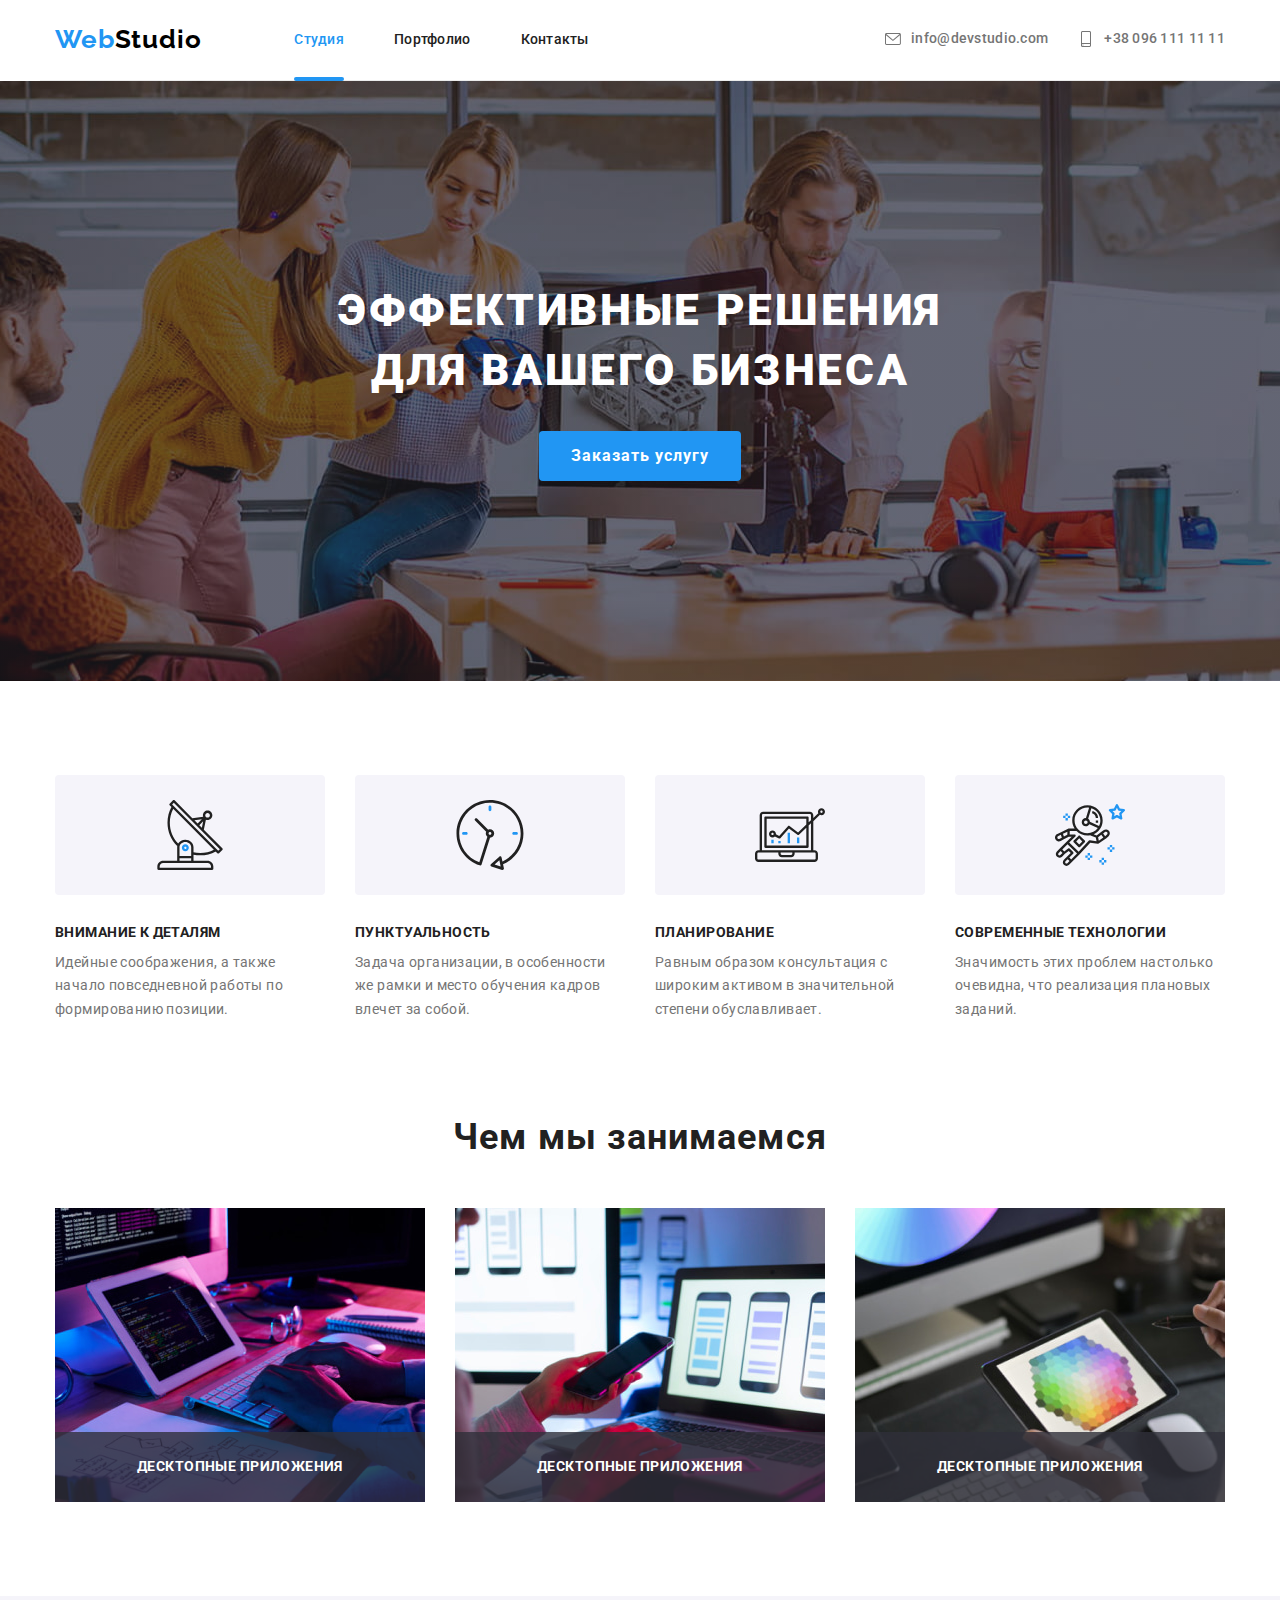
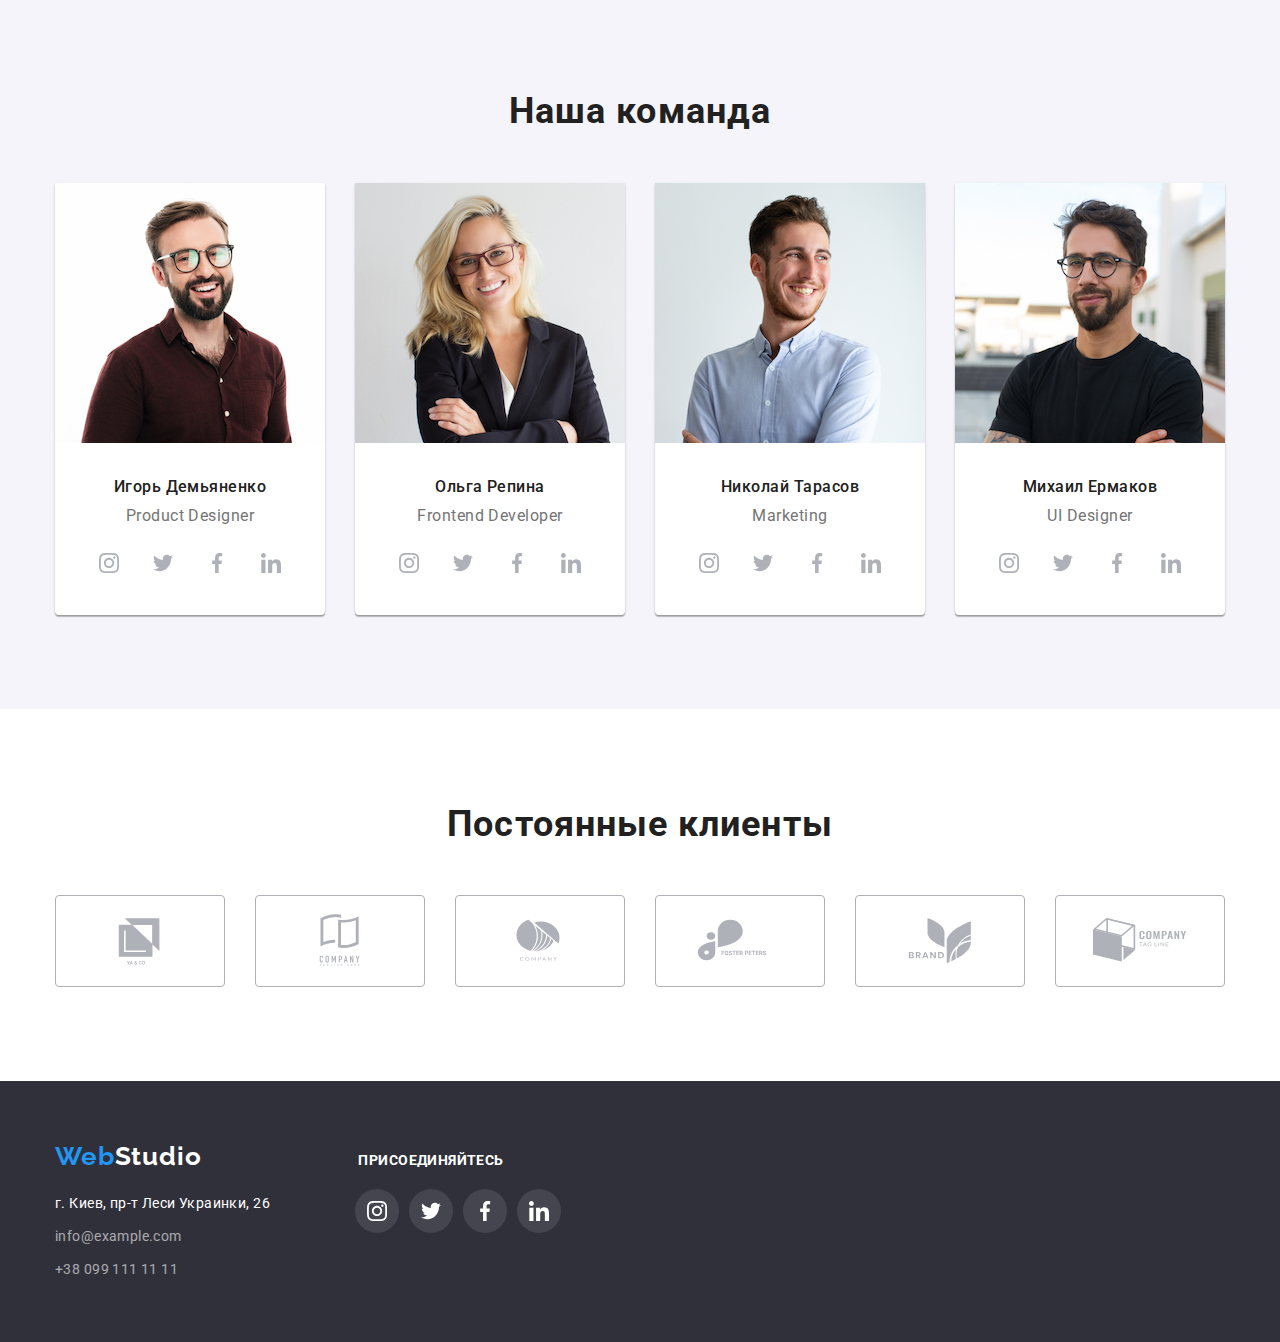
<file: index.html>
<!DOCTYPE html>
<html lang="ru">
	<head>
		<meta charset="UTF-8" />
		<meta http-equiv="X-UA-Compatible" content="IE=edge" />
		<meta name="viewport" content="width=device-width, initial-scale=1.0" />
		<link rel="preconnect" href="https://fonts.googleapis.com" />
		<link rel="preconnect" href="https://fonts.gstatic.com" crossorigin />
		<link
			href="https://fonts.googleapis.com/css2?family=Raleway:wght@700&family=Roboto:wght@400;500;700;900&display=swap"
			rel="stylesheet"
		/>
		<link
			rel="stylesheet"
			href="https://cdnjs.cloudflare.com/ajax/libs/modern-normalize/1.1.0/modern-normalize.min.css"
		/>
		<link rel="stylesheet" href="./css/styles.css" />
		<title>WebStudio</title>
	</head>

	<body>
		<header class="header section">
			<div class="container">
				<nav class="nav">
					<a class="logo" href="./index.html">
						<span class="logo-accent">Web</span>
						Studio
					</a>

					<ul class="nav-list">
						<li class="nav-item">
							<a class="nav-link current" href="./index.html">Студия</a>
						</li>
						<li class="nav-item">
							<a class="nav-link" href="./portfolio.html">Портфолио</a>
						</li>
						<li class="nav-item">
							<a class="nav-link" href="">Контакты</a>
						</li>
					</ul>
				</nav>

				<ul class="contacts-list">
					<li class="contact-item">
						<a class="contact-link" href="mailto:info@devstudio.com">
							<svg class="icon" width="16" height="16">
								<use href="./images/icons.svg#envelope"></use>
							</svg>
							info@devstudio.com
						</a>
					</li>
					<li class="contact-item">
						<a class="contact-link" href="tel:+380961111111">
							<svg class="icon" width="16" height="16">
								<use href="./images/icons.svg#smartphone"></use>
							</svg>
							+38 096 111 11 11
						</a>
					</li>
				</ul>
			</div>
		</header>

		<main>
			<section class="hero section">
				<div class="container">
					<h1 class="main-header">
						Эффективные решения
						<br />
						для вашего бизнеса
					</h1>
					<button class="button" type="button" data-modal-open>Заказать услугу</button>
				</div>
			</section>

			<section class="features section">
				<div class="container">
					<h2 class="second-header">Особенности</h2>
					<ul class="features-list">
						<li class="feature-item">
							<div class="icon-container">
								<svg class="icon" width="70" height="70">
									<use href="./images/icons.svg#antenna"></use>
								</svg>
							</div>
							<h3 class="third-header">Внимание к деталям</h3>
							<p class="text">Идейные соображения, а также начало повседневной работы по формированию позиции.</p>
						</li>
						<li class="feature-item">
							<div class="icon-container">
								<svg class="icon" width="70" height="70">
									<use href="./images/icons.svg#clock"></use>
								</svg>
							</div>
							<h3 class="third-header">Пунктуальность</h3>
							<p class="text">Задача организации, в особенности же рамки и место обучения кадров влечет за собой.</p>
						</li>
						<li class="feature-item">
							<div class="icon-container">
								<svg class="icon" width="70" height="70">
									<use href="./images/icons.svg#diagram"></use>
								</svg>
							</div>
							<h3 class="third-header">Планирование</h3>
							<p class="text">Равным образом консультация с широким активом в значительной степени обуславливает.</p>
						</li>
						<li class="feature-item">
							<div class="icon-container">
								<svg class="icon" width="70" height="70">
									<use href="./images/icons.svg#astronaut"></use>
								</svg>
							</div>
							<h3 class="third-header">Современные технологии</h3>
							<p class="text">Значимость этих проблем настолько очевидна, что реализация плановых заданий.</p>
						</li>
					</ul>
				</div>
			</section>

			<section class="about section">
				<div class="container">
					<h2 class="second-header">Чем мы занимаемся</h2>
					<ul class="about-list">
						<li class="about-item">
							<div class="about-img-container">
								<img src="./images/img1.jpg" alt="Програмує на планшеті та десктопі" width="370" />
								<div class="about-img-overlay">
									<p>Десктопные приложения</p>
								</div>
							</div>
						</li>

						<li class="about-item">
							<div class="about-img-container">
								<img src="./images/img2.jpg" alt="Робить розмітку на лаптопі для мобільного пристрою" width="370" />
								<div class="about-img-overlay">
									<p>Десктопные приложения</p>
								</div>
							</div>
						</li>

						<li class="about-item">
							<div class="about-img-container">
								<img src="./images/img3.jpg" alt="Вибирає кольорову гаму на планшеті" width="370" />
								<div class="about-img-overlay">
									<p>Десктопные приложения</p>
								</div>
							</div>
						</li>
					</ul>
				</div>
			</section>

			<section class="team section">
				<div class="container">
					<h2 class="second-header">Наша команда</h2>
					<ul class="team-list">
						<li class="team-item">
							<img src="./images/tm1-ihor.jpg" alt="Ігор" width="270" />
							<div class="team-item-description">
								<h3 class="third-header">Игорь Демьяненко</h3>
								<p class="text" lang="en">Product Designer</p>
								<ul class="sm-list">
									<li class="sm-list-item">
										<a class="sm-link" href="">
											<svg class="icon" width="20" height="20">
												<use href="./images/icons.svg#instagram"></use>
											</svg>
										</a>
									</li>
									<li class="sm-list-item">
										<a class="sm-link" href="">
											<svg class="icon" width="20" height="20">
												<use href="./images/icons.svg#twitter"></use>
											</svg>
										</a>
									</li>
									<li class="sm-list-item">
										<a class="sm-link" href="">
											<svg class="icon" width="20" height="20">
												<use href="./images/icons.svg#facebook"></use>
											</svg>
										</a>
									</li>
									<li class="sm-list-item">
										<a class="sm-link" href="">
											<svg class="icon" width="20" height="20">
												<use href="./images/icons.svg#linkedin"></use>
											</svg>
										</a>
									</li>
								</ul>
							</div>
						</li>
						<li class="team-item">
							<img src="./images/tm2-olga.jpg" alt="Ольга" width="270" />
							<div class="team-item-description">
								<h3 class="third-header">Ольга Репина</h3>
								<p class="text" lang="en">Frontend Developer</p>
								<ul class="sm-list">
									<li class="sm-list-item">
										<a class="sm-link" href="">
											<svg class="icon" width="20" height="20">
												<use href="./images/icons.svg#instagram"></use>
											</svg>
										</a>
									</li>
									<li class="sm-list-item">
										<a class="sm-link" href="">
											<svg class="icon" width="20" height="20">
												<use href="./images/icons.svg#twitter"></use>
											</svg>
										</a>
									</li>
									<li class="sm-list-item">
										<a class="sm-link" href="">
											<svg class="icon" width="20" height="20">
												<use href="./images/icons.svg#facebook"></use>
											</svg>
										</a>
									</li>
									<li class="sm-list-item">
										<a class="sm-link" href="">
											<svg class="icon" width="20" height="20">
												<use href="./images/icons.svg#linkedin"></use>
											</svg>
										</a>
									</li>
								</ul>
							</div>
						</li>
						<li class="team-item">
							<img src="./images/tm3-mykola.jpg" alt="Микола" width="270" />
							<div class="team-item-description">
								<h3 class="third-header">Николай Тарасов</h3>
								<p class="text" lang="en">Marketing</p>
								<ul class="sm-list">
									<li class="sm-list-item">
										<a class="sm-link" href="">
											<svg class="icon" width="20" height="20">
												<use href="./images/icons.svg#instagram"></use>
											</svg>
										</a>
									</li>
									<li class="sm-list-item">
										<a class="sm-link" href="">
											<svg class="icon" width="20" height="20">
												<use href="./images/icons.svg#twitter"></use>
											</svg>
										</a>
									</li>
									<li class="sm-list-item">
										<a class="sm-link" href="">
											<svg class="icon" width="20" height="20">
												<use href="./images/icons.svg#facebook"></use>
											</svg>
										</a>
									</li>
									<li class="sm-list-item">
										<a class="sm-link" href="">
											<svg class="icon" width="20" height="20">
												<use href="./images/icons.svg#linkedin"></use>
											</svg>
										</a>
									</li>
								</ul>
							</div>
						</li>
						<li class="team-item">
							<img src="./images/tm4-mykhailo.jpg" alt="Михайло" width="270" />
							<div class="team-item-description">
								<h3 class="third-header">Михаил Ермаков</h3>
								<p class="text" lang="en">UI Designer</p>
								<ul class="sm-list">
									<li class="sm-list-item">
										<a class="sm-link" href="">
											<svg class="icon" width="20" height="20">
												<use href="./images/icons.svg#instagram"></use>
											</svg>
										</a>
									</li>
									<li class="sm-list-item">
										<a class="sm-link" href="">
											<svg class="icon" width="20" height="20">
												<use href="./images/icons.svg#twitter"></use>
											</svg>
										</a>
									</li>
									<li class="sm-list-item">
										<a class="sm-link" href="">
											<svg class="icon" width="20" height="20">
												<use href="./images/icons.svg#facebook"></use>
											</svg>
										</a>
									</li>
									<li class="sm-list-item">
										<a class="sm-link" href="">
											<svg class="icon" width="20" height="20">
												<use href="./images/icons.svg#linkedin"></use>
											</svg>
										</a>
									</li>
								</ul>
							</div>
						</li>
					</ul>
				</div>
			</section>

			<section class="clients section">
				<div class="container">
					<h2 class="second-header">Постоянные клиенты</h2>
					<ul class="clients-list">
						<li class="client">
							<a class="client-link" href="">
								<svg class="icon" width="106" height="60">
									<use href="./images/icons.svg#client-1"></use>
								</svg>
							</a>
						</li>
						<li class="client">
							<a class="client-link" href="">
								<svg class="icon" width="106" height="60">
									<use href="./images/icons.svg#client-2"></use>
								</svg>
							</a>
						</li>
						<li class="client">
							<a class="client-link" href="">
								<svg class="icon" width="106" height="60">
									<use href="./images/icons.svg#client-3"></use>
								</svg>
							</a>
						</li>
						<li class="client">
							<a class="client-link" href="">
								<svg class="icon" width="106" height="60">
									<use href="./images/icons.svg#client-4"></use>
								</svg>
							</a>
						</li>
						<li class="client">
							<a class="client-link" href="">
								<svg class="icon" width="106" height="60">
									<use href="./images/icons.svg#client-5"></use>
								</svg>
							</a>
						</li>
						<li class="client">
							<a class="client-link" href="">
								<svg class="icon" width="106" height="60">
									<use href="./images/icons.svg#client-6"></use>
								</svg>
							</a>
						</li>
					</ul>
				</div>
			</section>
		</main>

		<footer class="footer section">
			<div class="container">
				<div>
					<a class="logo" href="./index.html">
						<span class="logo-accent">Web</span>
						<span class="logo-text">Studio</span>
					</a>

					<address class="address">
						<ul class="contacts-list">
							<li>
								<a
									class="address-link"
									href="https://goo.gl/maps/EbC88Skf8ZmKadsC9"
									target="_blank"
									rel="noopener noreferrer"
								>
									г. Киев, пр-т Леси Украинки, 26
								</a>
							</li>
							<li class="footer-contacts-item">
								<a class="contact-link" href="mailto:info@example.com">info@example.com</a>
							</li>
							<li class="footer-contacts-item">
								<a class="contact-link" href="tel:+380991111111">+38 099 111 11 11</a>
							</li>
						</ul>
					</address>
				</div>

				<div class="footer-sm-container">
					<h2 class="second-header">&nbspприсоединяйтесь</h2>
					<ul class="sm-list">
						<li class="sm-list-item">
							<a class="sm-link" href="">
								<svg class="icon" width="20" height="20">
									<use href="./images/icons.svg#instagram"></use>
								</svg>
							</a>
						</li>
						<li class="sm-list-item">
							<a class="sm-link" href="">
								<svg class="icon" width="20" height="20">
									<use href="./images/icons.svg#twitter"></use>
								</svg>
							</a>
						</li>
						<li class="sm-list-item">
							<a class="sm-link" href="">
								<svg class="icon" width="20" height="20">
									<use href="./images/icons.svg#facebook"></use>
								</svg>
							</a>
						</li>
						<li class="sm-list-item">
							<a class="sm-link" href="">
								<svg class="icon" width="20" height="20">
									<use href="./images/icons.svg#linkedin"></use>
								</svg>
							</a>
						</li>
					</ul>
				</div>
			</div>
		</footer>
		<div class="backdrop is-hidden" data-modal>
			<div class="modal">
				<button class="modal-button" type="button" data-modal-close>
					<!-- <img src="./images/close.png" alt="close" /> -->
					<svg width="30" height="30">
						<use href="./images/icons.svg#close"></use>
					</svg>
				</button>
			</div>
		</div>
		<script src="./modal.js"></script>
	</body>
</html>
</file>
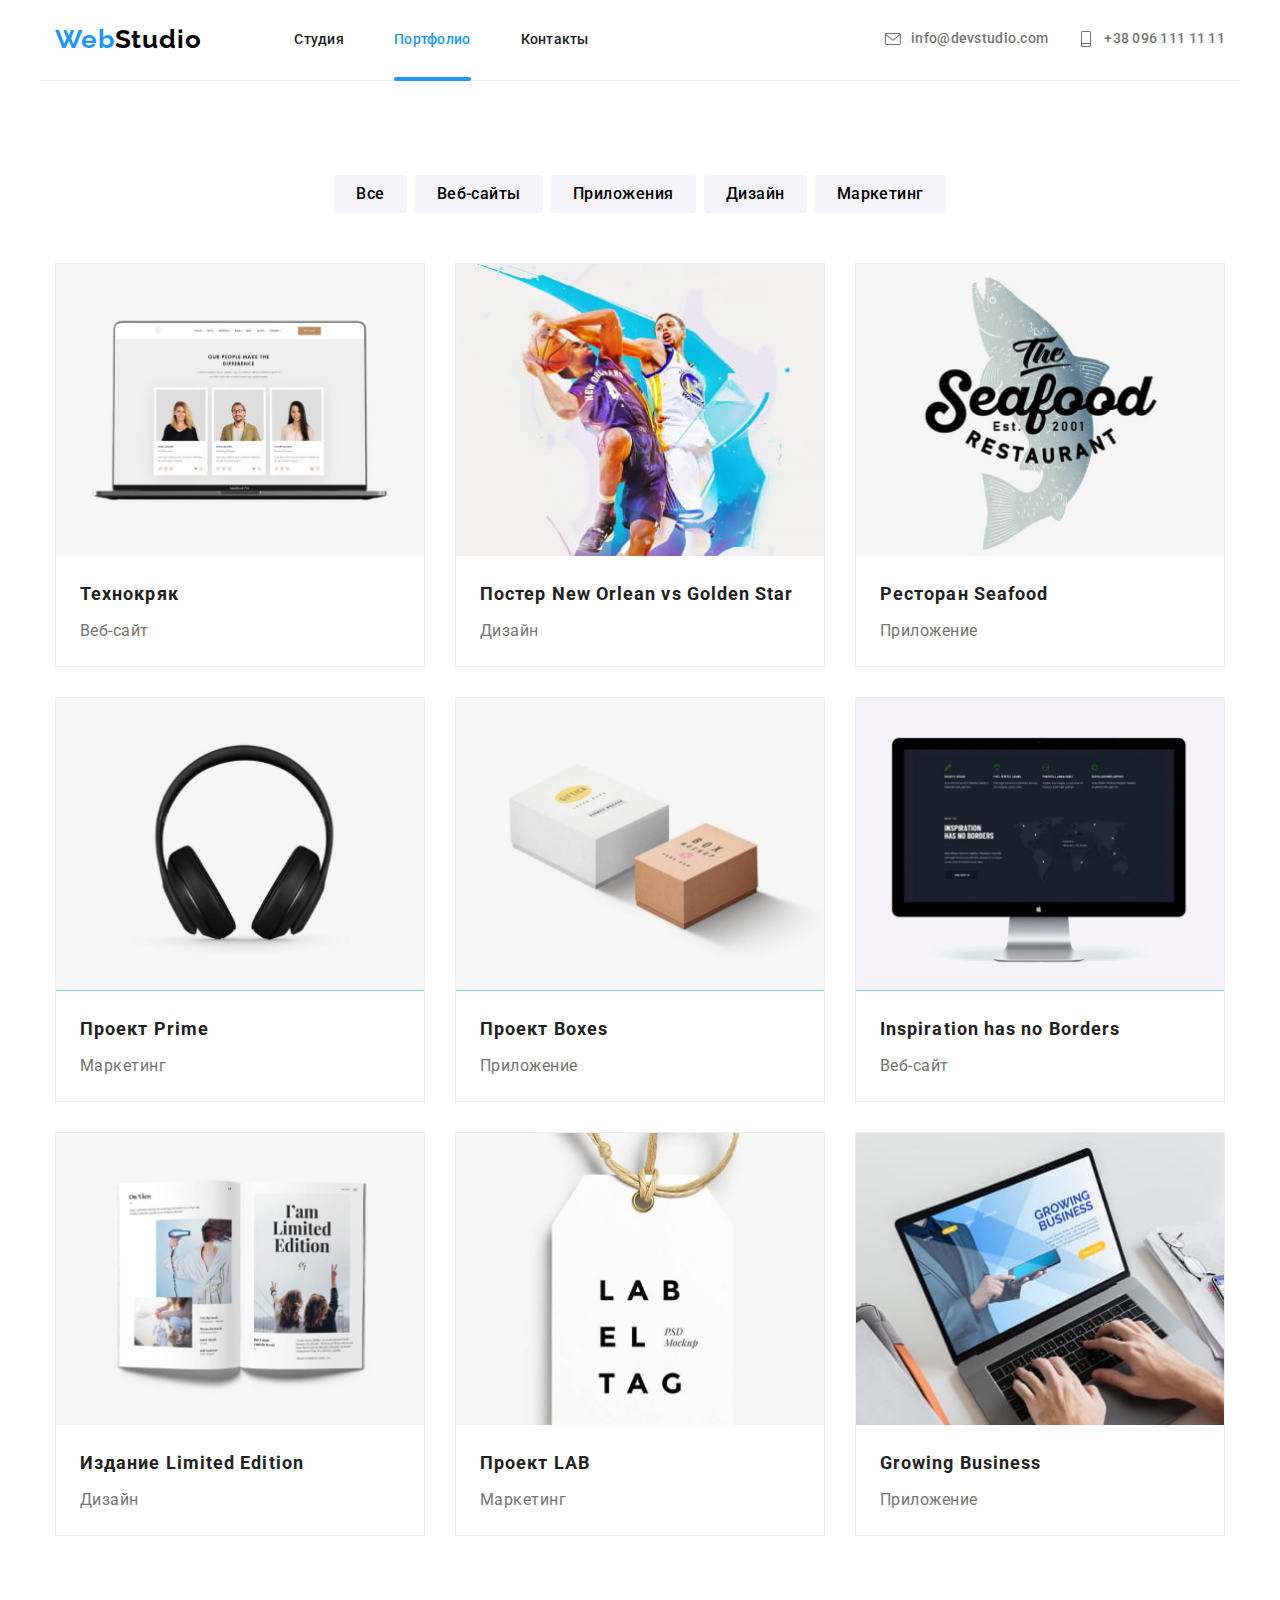
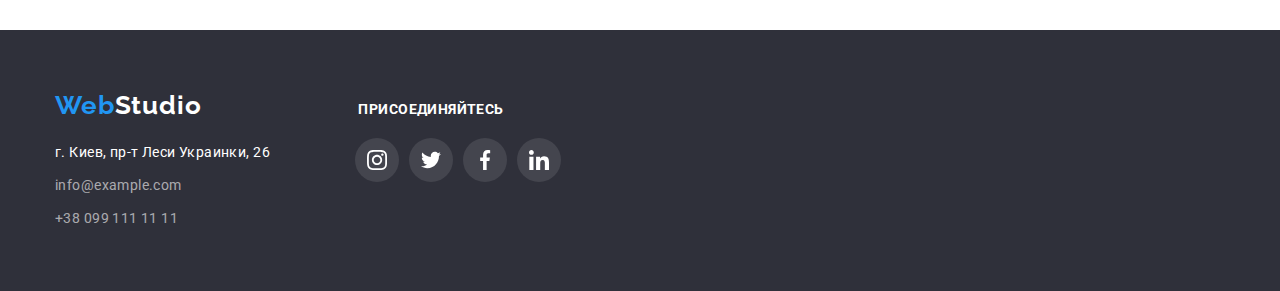
<file: portfolio.html>
<!DOCTYPE html>
<html lang="ru">
	<head>
		<meta charset="UTF-8" />
		<meta http-equiv="X-UA-Compatible" content="IE=edge" />
		<meta name="viewport" content="width=device-width, initial-scale=1.0" />
		<link rel="preconnect" href="https://fonts.googleapis.com" />
		<link rel="preconnect" href="https://fonts.gstatic.com" crossorigin />
		<link
			href="https://fonts.googleapis.com/css2?family=Raleway:wght@700&family=Roboto:wght@400;500;700;900&display=swap"
			rel="stylesheet"
		/>
		<link
			rel="stylesheet"
			href="https://cdnjs.cloudflare.com/ajax/libs/modern-normalize/1.1.0/modern-normalize.min.css"
		/>
		<link rel="stylesheet" href="./css/styles.css" />
		<title>Portfolio</title>
	</head>

	<body>
		<header class="header section">
			<div class="container">
				<nav class="nav">
					<a class="logo" href="./index.html">
						<span class="logo-accent">Web</span>
						Studio
					</a>

					<ul class="nav-list">
						<li class="nav-item">
							<a class="nav-link" href="./index.html">Студия</a>
						</li>
						<li class="nav-item">
							<a class="nav-link current" href="./portfolio.html">Портфолио</a>
						</li>
						<li class="nav-item">
							<a class="nav-link" href="">Контакты</a>
						</li>
					</ul>
				</nav>

				<ul class="contacts-list">
					<li class="contact-item">
						<a class="contact-link" href="mailto:info@devstudio.com">
							<svg class="icon" width="16" height="16">
								<use href="./images/icons.svg#envelope"></use>
							</svg>
							info@devstudio.com
						</a>
					</li>
					<li class="contact-item">
						<a class="contact-link" href="tel:+380961111111">
							<svg class="icon" width="16" height="16">
								<use href="./images/icons.svg#smartphone"></use>
							</svg>
							+38 096 111 11 11
						</a>
					</li>
				</ul>
			</div>
		</header>

		<main>
			<section class="portfolio section">
				<div class="container">
					<h1 class="main-header">Примеры работ</h1>

					<ul class="buttons-list">
						<li class="buttons-item">
							<button class="button active-button" type="button">Все</button>
						</li>
						<li class="buttons-item">
							<button class="button" type="button">Веб-сайты</button>
						</li>
						<li class="buttons-item">
							<button class="button" type="button">Приложения</button>
						</li>
						<li class="buttons-item">
							<button class="button" type="button">Дизайн</button>
						</li>
						<li class="buttons-item">
							<button class="button" type="button">Маркетинг</button>
						</li>
					</ul>

					<ul class="works-list">
						<li class="works-list-item">
							<div class="work-img-container">
								<img src="./images/work-example-1.jpg" alt="лаптоп" width="368" />
								<div class="work-img-overlay">
									<p>
										Технокряк это современная площадка распространения коронавируса. Компании используют эту платформу
										для цифрового шпионажа и атак на защищённые сервера конкурентов.
									</p>
								</div>
							</div>
							<div class="works-item-description">
								<h2 class="second-header">Технокряк</h2>
								<p class="text">Веб-сайт</p>
							</div>
						</li>

						<li class="works-list-item">
							<div class="work-img-container">
								<img src="./images/work-example-2.jpg" alt="постер с баскетболистами" width="368" />
								<div class="work-img-overlay">
									<p>
										Технокряк это современная площадка распространения коронавируса. Компании используют эту платформу
										для цифрового шпионажа и атак на защищённые сервера конкурентов.
									</p>
								</div>
							</div>
							<div class="works-item-description">
								<h2 class="second-header">Постер New Orlean vs Golden Star</h2>
								<p class="text">Дизайн</p>
							</div>
						</li>

						<li class="works-list-item">
							<div class="work-img-container">
								<img src="./images/work-example-3.jpg" alt="логотип ресторана" width="368" />
								<div class="work-img-overlay">
									<p>
										Технокряк это современная площадка распространения коронавируса. Компании используют эту платформу
										для цифрового шпионажа и атак на защищённые сервера конкурентов.
									</p>
								</div>
							</div>
							<div class="works-item-description">
								<h2 class="second-header">Ресторан Seafood</h2>
								<p class="text">Приложение</p>
							</div>
						</li>

						<li class="works-list-item">
							<div class="work-img-container">
								<img src="./images/work-example-4.jpg" alt="наушники" width="368" />
								<div class="work-img-overlay">
									<p>
										Технокряк это современная площадка распространения коронавируса. Компании используют эту платформу
										для цифрового шпионажа и атак на защищённые сервера конкурентов.
									</p>
								</div>
							</div>
							<div class="works-item-description">
								<h2 class="second-header">Проект Prime</h2>
								<p class="text">Маркетинг</p>
							</div>
						</li>

						<li class="works-list-item">
							<div class="work-img-container">
								<img src="./images/work-example-5.jpg" alt="две коробки" width="368" />
								<div class="work-img-overlay">
									<p>
										Технокряк это современная площадка распространения коронавируса. Компании используют эту платформу
										для цифрового шпионажа и атак на защищённые сервера конкурентов.
									</p>
								</div>
							</div>
							<div class="works-item-description">
								<h2 class="second-header">Проект Boxes</h2>
								<p class="text">Приложение</p>
							</div>
						</li>

						<li class="works-list-item">
							<div class="work-img-container">
								<img src="./images/work-example-6.jpg" alt="десктоп" width="368" />
								<div class="work-img-overlay">
									<p>
										Технокряк это современная площадка распространения коронавируса. Компании используют эту платформу
										для цифрового шпионажа и атак на защищённые сервера конкурентов.
									</p>
								</div>
							</div>
							<div class="works-item-description">
								<h2 class="second-header">Inspiration has no Borders</h2>
								<p class="text">Веб-сайт</p>
							</div>
						</li>

						<li class="works-list-item">
							<div class="work-img-container">
								<img src="./images/work-example-7.jpg" alt="журнал" width="368" />
								<div class="work-img-overlay">
									<p>
										Технокряк это современная площадка распространения коронавируса. Компании используют эту платформу
										для цифрового шпионажа и атак на защищённые сервера конкурентов.
									</p>
								</div>
							</div>
							<div class="works-item-description">
								<h2 class="second-header">Издание Limited Edition</h2>
								<p class="text">Дизайн</p>
							</div>
						</li>

						<li class="works-list-item">
							<div class="work-img-container">
								<img src="./images/work-example-8.jpg" alt="бирка" width="368" />
								<div class="work-img-overlay">
									<p>
										Технокряк это современная площадка распространения коронавируса. Компании используют эту платформу
										для цифрового шпионажа и атак на защищённые сервера конкурентов.
									</p>
								</div>
							</div>
							<div class="works-item-description">
								<h2 class="second-header">Проект LAB</h2>
								<p class="text">Маркетинг</p>
							</div>
						</li>

						<li class="works-list-item">
							<div class="work-img-container">
								<img src="./images/work-example-9.jpg" alt="работет на лаптопе" width="368" />
								<div class="work-img-overlay">
									<p>
										Технокряк это современная площадка распространения коронавируса. Компании используют эту платформу
										для цифрового шпионажа и атак на защищённые сервера конкурентов.
									</p>
								</div>
							</div>
							<div class="works-item-description">
								<h2 class="second-header">Growing Business</h2>
								<p class="text">Приложение</p>
							</div>
						</li>
					</ul>
				</div>
			</section>
		</main>

		<footer class="footer section">
			<div class="container">
				<div>
					<a class="logo" href="./index.html">
						<span class="logo-accent">Web</span>
						<span class="logo-text">Studio</span>
					</a>

					<address class="address">
						<ul class="contacts-list">
							<li>
								<a
									class="address-link"
									href="https://goo.gl/maps/EbC88Skf8ZmKadsC9"
									target="_blank"
									rel="noopener noreferrer"
								>
									г. Киев, пр-т Леси Украинки, 26
								</a>
							</li>
							<li class="footer-contacts-item">
								<a class="contact-link" href="mailto:info@example.com">info@example.com</a>
							</li>
							<li class="footer-contacts-item">
								<a class="contact-link" href="tel:+380991111111">+38 099 111 11 11</a>
							</li>
						</ul>
					</address>
				</div>

				<div class="footer-sm-container">
					<h2 class="second-header">&nbspприсоединяйтесь</h2>
					<ul class="sm-list">
						<li class="sm-list-item">
							<a class="sm-link" href="">
								<svg class="icon" width="20" height="20">
									<use href="./images/icons.svg#instagram"></use>
								</svg>
							</a>
						</li>
						<li class="sm-list-item">
							<a class="sm-link" href="">
								<svg class="icon" width="20" height="20">
									<use href="./images/icons.svg#twitter"></use>
								</svg>
							</a>
						</li>
						<li class="sm-list-item">
							<a class="sm-link" href="">
								<svg class="icon" width="20" height="20">
									<use href="./images/icons.svg#facebook"></use>
								</svg>
							</a>
						</li>
						<li class="sm-list-item">
							<a class="sm-link" href="">
								<svg class="icon" width="20" height="20">
									<use href="./images/icons.svg#linkedin"></use>
								</svg>
							</a>
						</li>
					</ul>
				</div>
			</div>
		</footer>
	</body>
</html>
</file>
<file: css/styles.css>
:root {
	--primary-text-color: #212121;
	--secodary-text-color: #757575;
	--accent-color: #2196f3;
	--background-color: #2f303a;
}

body {
	color: var(--primary-text-color);
	font-family: Roboto, sans-serif;
	padding-top: 81px;
}
ul,
h1,
h2,
h3,
p {
	list-style: none;
	padding: 0;
	margin: 0;
}
.container {
	display: flex;
	flex-direction: column;
	margin: auto;
	width: 1200px;
	padding: 0 15px;
}
.section {
	padding: 94px 0;
	margin: auto;
}

/* ------------------------header------------------------- */

.header {
	position: fixed;
	background-color: #fff;
	z-index: 1;
	top: 0;
	left: 50%;
	transform: translateX(-50%);
	padding: 24px 0 25px 0;
	/* max-width: 1600px; */
	margin: auto;
}
.header .container {
	flex-direction: row;
}
.header {
	border-bottom: 1px solid #ececec;
}
/* ---logo--- */
.logo {
	font-family: Raleway, sans-serif;
	font-weight: 700;
	font-size: 26px;
	line-height: 1.19;
	letter-spacing: 0.03em;

	/* display: flex; */
	word-spacing: -0.25em;

	color: #000;

	text-decoration: none;
	align-self: center;
}
.logo > .logo-accent {
	color: var(--accent-color);
}
/* ---nav, contacts position--- */
.header .nav {
	display: flex;
}
.header .nav-list,
.header .contacts-list {
	display: flex;
}
.header .nav-list {
	margin-left: 93px;
	align-self: center;
}
.header .contacts-list {
	margin-left: auto;
	align-self: center;
}
.header .contact-link {
	display: flex;
	align-items: center;
}
.header .nav-item:not(:first-child) {
	margin-left: 50px;
}
.header .contact-item:not(:first-child) {
	margin-left: 30px;
}
.header .contact-link .icon {
	margin-right: 10px;
}
/* ---nav, contacts decorstion--- */
.header .nav-link,
.header .contact-link {
	font-weight: 500;
	font-size: 14px;
	line-height: 1.14;
	letter-spacing: 0.02em;

	text-decoration: none;
	color: var(--primary-text-color);

	transition: color 250ms cubic-bezier(0.4, 0, 0.2, 1);
}
.header .contact-link {
	color: var(--secodary-text-color);

	transition: color 250ms cubic-bezier(0.4, 0, 0.2, 1);
}
.header .contact-link .icon {
	fill: currentColor;
}
.header .nav-link:hover,
.header .contact-link:hover,
.header .nav-link:focus,
.header .contact-link:focus {
	color: var(--accent-color);
	outline: none;

	transition: color 250ms cubic-bezier(0.4, 0, 0.2, 1);
}
/* ---current page---*/
.header .nav-item .current {
	color: var(--accent-color);
	position: relative;
}
.header .nav-item .current::after {
	content: "";
	border-radius: 2px;
	color: var(--accent-color);
	background-color: var(--accent-color);

	position: absolute;
	top: 46px;
	left: 0;
	width: 100%;
	height: 4px;
}

/* -------------------------hero--------------------------- */

.hero {
	/* background-color: var(--background-color); */
	max-width: 1600px;
	padding: 200px 0;
	background-image: linear-gradient(rgba(47, 48, 58, 0.4), rgba(47, 48, 58, 0.4)), url(../images/hero-background.jpg);
	background-repeat: no-repeat;
	background-position: center;
	background-size: cover;
}
.hero .main-header {
	font-weight: 900;
	font-size: 44px;
	line-height: 1.36;
	letter-spacing: 0.06em;
	text-transform: uppercase;

	text-align: center;

	color: #fff;
}
.hero .button {
	background-color: var(--accent-color);

	border-radius: 4px;
	border: none;
	padding: 10px 32px;

	cursor: pointer;

	/* font-family: Roboto, sans-serif; */
	font-family: inherit;
	font-weight: 700;
	font-size: 16px;
	line-height: 1.87;
	letter-spacing: 0.06em;

	color: #fff;

	display: block;
	margin: auto;
	margin-top: 30px;
}

/* ---------------------------features-------------------------- */

.features {
	padding-bottom: 0;
}
.features .second-header {
	display: none;
}
.features .container {
	padding-bottom: 0;
}
.features .third-header {
	font-weight: 700;
	font-size: 14px;
	line-height: 1.14;
	letter-spacing: 0.03em;
	text-transform: uppercase;

	margin-top: 30px;
}
.features .text {
	font-size: 14px;
	line-height: 1.71;
	letter-spacing: 0.03em;

	color: var(--secodary-text-color);
}
.features .features-list {
	display: flex;
}
.features .feature-item {
	width: 270px;
}
.features .feature-item p {
	margin-top: 10px;
}
.features .feature-item:not(:first-child) {
	margin-left: 30px;
}
/* ---features icons--- */
.features .icon-container {
	display: flex;
	width: 270px;
	height: 120px;
	justify-content: center;
	align-items: center;

	background-color: #f5f4fa;
	border-radius: 4px;
}

/* ------------------------------about----------------------------- */

.about .second-header {
	font-weight: 700;
	font-size: 36px;
	line-height: 1.17;
	text-align: center;
	letter-spacing: 0.03em;
}
.about img {
	display: block;
}
.about .about-list {
	display: flex;
	margin-top: 50px;
}
.about .about-item:not(:first-child) {
	margin-left: 30px;
}
/* ---img overlay--- */
.about-img-container {
	position: relative;
}
.about-img-overlay {
	position: absolute;
	top: 224px;
	left: 0;
	width: 100%;
	height: 70px;
	/* padding-top: 27px; */
	display: flex;
	justify-content: center;
	align-items: center;
	background-color: rgba(47, 48, 58, 0.8);
}
.about-img-overlay p {
	font-weight: 700;
	font-size: 14px;
	line-height: 1.14;
	letter-spacing: 0.03em;
	text-transform: uppercase;

	/* text-align: center; */
	color: #fff;
}

/* -------------------------------team----------------------------- */

.team {
	background-color: #f5f4fa;
}
.team .second-header {
	font-weight: 700;
	font-size: 36px;
	line-height: 1.17;
	text-align: center;
	letter-spacing: 0.03em;
}
/* ---team--- */
.team .third-header {
	font-weight: 500;
	font-size: 16px;
	line-height: 1.19;
	letter-spacing: 0.03em;
}
.team .text {
	font-size: 16px;
	line-height: 1.19;
	letter-spacing: 0.03em;

	color: var(--secodary-text-color);
}
.team .team-list {
	display: flex;
	margin-top: 50px;
}
.team .team-item {
	background-color: #fff;
	box-shadow: 0px 1px 3px rgba(0, 0, 0, 0.12), 0px 1px 1px rgba(0, 0, 0, 0.14), 0px 2px 1px rgba(0, 0, 0, 0.2);
	border-radius: 0px 0px 4px 4px;
}
.team .team-item:not(:first-child) {
	margin-left: 30px;
}
/* ---team member description--- */
.team .team-item-description {
	padding: 30px 0;
}
.team .team-item h3 {
	text-align: center;
}
.team .team-item p {
	margin-top: 10px;
	text-align: center;
}
/* ---team member sm links--- */
.team .sm-list {
	display: flex;
	justify-content: center;
	margin-top: 16px;
}
.team .sm-list-item:not(:first-child) {
	margin-left: 10px;
}
.team .sm-link {
	color: #afb1b8;
	background-color: #fff;
	display: block;
	width: 44px;
	height: 44px;
	border-radius: 50%;

	display: flex;
	justify-content: center;
	align-items: center;

	transition: color 250ms cubic-bezier(0.4, 0, 0.2, 1), background-color 250ms cubic-bezier(0.4, 0, 0.2, 1);
}
.team .sm-link .icon {
	fill: currentColor;
}
.team .sm-link:hover,
.team .sm-link:focus {
	color: #fff;
	background-color: var(--accent-color);
	outline: none;

	transition: color 250ms cubic-bezier(0.4, 0, 0.2, 1), background-color 250ms cubic-bezier(0.4, 0, 0.2, 1);
}

/* --------------------------clients-------------------------- */

.clients .second-header {
	font-weight: 700;
	font-size: 36px;
	line-height: 1.17;
	text-align: center;
	letter-spacing: 0.03em;
}
.clients .clients-list {
	display: flex;
	margin-top: 50px;
}
.clients .client:not(:first-child) {
	margin-left: 30px;
}
/* ---client links--- */
.clients .client-link {
	display: flex;
	width: 170px;
	height: 92px;
	justify-content: center;
	align-items: center;

	border: 1px solid #afb1b8;
	border-radius: 4px;

	color: #afb1b8;

	transition: color 250ms cubic-bezier(0.4, 0, 0.2, 1), border 250ms cubic-bezier(0.4, 0, 0.2, 1);
}
.clients .icon {
	fill: currentColor;
}
.clients .client-link:hover,
.clients .client-link:focus {
	color: var(--accent-color);
	border: 1px solid var(--accent-color);
	outline: none;

	transition: color 250ms cubic-bezier(0.4, 0, 0.2, 1), border 250ms cubic-bezier(0.4, 0, 0.2, 1);
}

/* -------------------------portfolio-------------------------- */

.portfolio .main-header {
	display: none;
}
/* ---buttons--- */
.portfolio .button {
	background-color: #f5f4fa;

	border-radius: 4px;
	border: none;
	padding: 6px 22px;

	cursor: pointer;

	/* font-family: Roboto, sans-serif; */
	font-family: inherit;
	font-weight: 500;
	font-size: 16px;
	line-height: 1.62;
	text-align: center;
	letter-spacing: 0.03em;

	transition: color 250ms cubic-bezier(0.4, 0, 0.2, 1), background-color 250ms cubic-bezier(0.4, 0, 0.2, 1);
}
.portfolio .buttons-list {
	display: flex;
	justify-content: center;
}
.portfolio .buttons-item:not(:first-child) {
	margin-left: 8px;
}
.portfolio .button:hover,
.portfolio .button:focus {
	background-color: var(--accent-color);
	color: #fff;
	outline: none;
	box-shadow: 0px 3px 1px rgba(0, 0, 0, 0.1), 0px 1px 2px rgba(0, 0, 0, 0.08), 0px 2px 2px rgba(0, 0, 0, 0.12);

	transition: color 250ms cubic-bezier(0.4, 0, 0.2, 1), background-color 250ms cubic-bezier(0.4, 0, 0.2, 1),
		box-shadow 250ms cubic-bezier(0.4, 0, 0.2, 1);
}
/* ---works list--- */
.portfolio .works-item-description {
	padding: 20px 0 20px 24px;
}
.portfolio .second-header {
	font-weight: 700;
	font-size: 18px;
	line-height: 2;
	letter-spacing: 0.06em;
}
.portfolio .text {
	font-size: 16px;
	line-height: 1.87;
	letter-spacing: 0.03em;

	color: var(--secodary-text-color);

	margin-top: 4px;
}
.portfolio img {
	display: block;
}
.portfolio .works-list {
	display: flex;
	flex-wrap: wrap;
	margin-top: 50px;
	margin-left: -30px;
}
.portfolio .works-list-item {
	border: 1px solid #eee;
	width: 370px;
}
.portfolio .works-list-item:nth-child(n + 4) {
	margin-top: 30px;
}
.portfolio .works-list-item {
	margin-left: 30px;
}
.portfolio .works-list-item:hover {
	box-shadow: 0px 1px 1px rgba(0, 0, 0, 0.12), 0px 4px 4px rgba(0, 0, 0, 0.06), 1px 4px 6px rgba(0, 0, 0, 0.16);
	cursor: pointer;

	transition: box-shadow 250ms cubic-bezier(0.4, 0, 0.2, 1);
}
/* ---img overlay--- */
.work-img-container {
	position: relative;
	overflow: hidden;
}
.work-img-overlay {
	position: absolute;
	top: 0;
	left: 0;
	width: 100%;
	height: 100%;

	padding: 64px 23px;
	background-color: rgba(33, 150, 243, 0.9);

	transform: translateY(100%);
	transition: transform 250ms cubic-bezier(0.4, 0, 0.2, 1);
}
.work-img-overlay p {
	font-size: 18px;
	line-height: 1.55;
	letter-spacing: 0.03em;

	color: #fff;
}
.works-list-item:hover .work-img-overlay {
	transform: translateY(0);
	transition: transform 250ms cubic-bezier(0.4, 0, 0.2, 1);
}

/* --------------------------footer---------------------------- */

.footer .container {
	display: flex;
	flex-direction: row;
}
.footer {
	background-color: var(--background-color);
	padding: 60px 0;
}
/* ---logo--- */
.footer .logo-text {
	color: #fff;
}
.footer .logo {
	align-self: start;
}
/* ---address--- */
.address {
	font-style: normal;
	margin-top: 20px;
}
.address .contacts-list {
	margin: 0;
}
.address .address-link {
	text-decoration: none;
	font-size: 14px;
	line-height: 1.71;
	letter-spacing: 0.03em;

	color: #fff;
}
.address .address-link:focus {
	outline: none;
}
.address .contact-link {
	font-weight: 400;
	font-size: 14px;
	line-height: 1.71;
	letter-spacing: 0.03em;

	color: rgba(255, 255, 255, 0.6);
	text-decoration: none;

	transition: color 250ms cubic-bezier(0.4, 0, 0.2, 1);
}
.footer-contacts-item {
	margin-top: 9px;
}
.address .contact-link:hover,
.address .contact-link:focus {
	color: var(--accent-color);
	outline: none;

	transition: color 250ms cubic-bezier(0.4, 0, 0.2, 1);
}
/* ---sm-container--- */
.footer .footer-sm-container {
	margin-left: 85px;
	margin-top: 12px;
}
.footer .footer-sm-container .second-header {
	font-weight: 700;
	font-size: 14px;
	line-height: 1.14;
	letter-spacing: 0.03em;
	text-transform: uppercase;

	color: #ffffff;
}
.footer .sm-list {
	display: flex;
	margin-top: 20px;
}
/* ---sm-links--- */
.footer .sm-link {
	display: flex;
	width: 44px;
	height: 44px;
	border-radius: 50%;
	justify-content: center;
	align-items: center;

	color: #fff;
	background-color: rgba(255, 255, 255, 0.1);

	transition: background-color 250ms cubic-bezier(0.4, 0, 0.2, 1);
}
.footer .sm-link .icon {
	fill: currentColor;
}
.footer .sm-list-item:not(:first-child) {
	margin-left: 10px;
}
.footer .sm-link:hover,
.footer .sm-link:focus {
	background-color: var(--accent-color);
	outline: none;

	transition: background-color 250ms cubic-bezier(0.4, 0, 0.2, 1);
}

/* ---------------------modal---------------------- */

.backdrop {
	position: fixed;
	top: 0;
	left: 0;
	width: 100%;
	height: 100%;
	z-index: 2;

	background-color: rgba(0, 0, 0, 0.2);

	transition: opacity 250ms cubic-bezier(0.4, 0, 0.2, 1);
}
.modal {
	position: absolute;
	width: 528px;
	height: 581px;
	top: 50%;
	left: 50%;
	transform: translate(-50%, -50%);

	padding: 8px;

	background-color: #fff;
	border-radius: 4px;
	box-shadow: 0px 1px 3px rgba(0, 0, 0, 0.12), 0px 1px 1px rgba(0, 0, 0, 0.14), 0px 2px 1px rgba(0, 0, 0, 0.2);
}
.modal-button {
	display: block;
	margin-left: auto;

	cursor: pointer;

	border: none;
	background-color: inherit;
	padding: 0;
}
.backdrop.is-hidden {
	opacity: 0;
	pointer-events: none;

	/* transition: opacity 250ms cubic-bezier(0.4, 0, 0.2, 1); */
}
</file>
